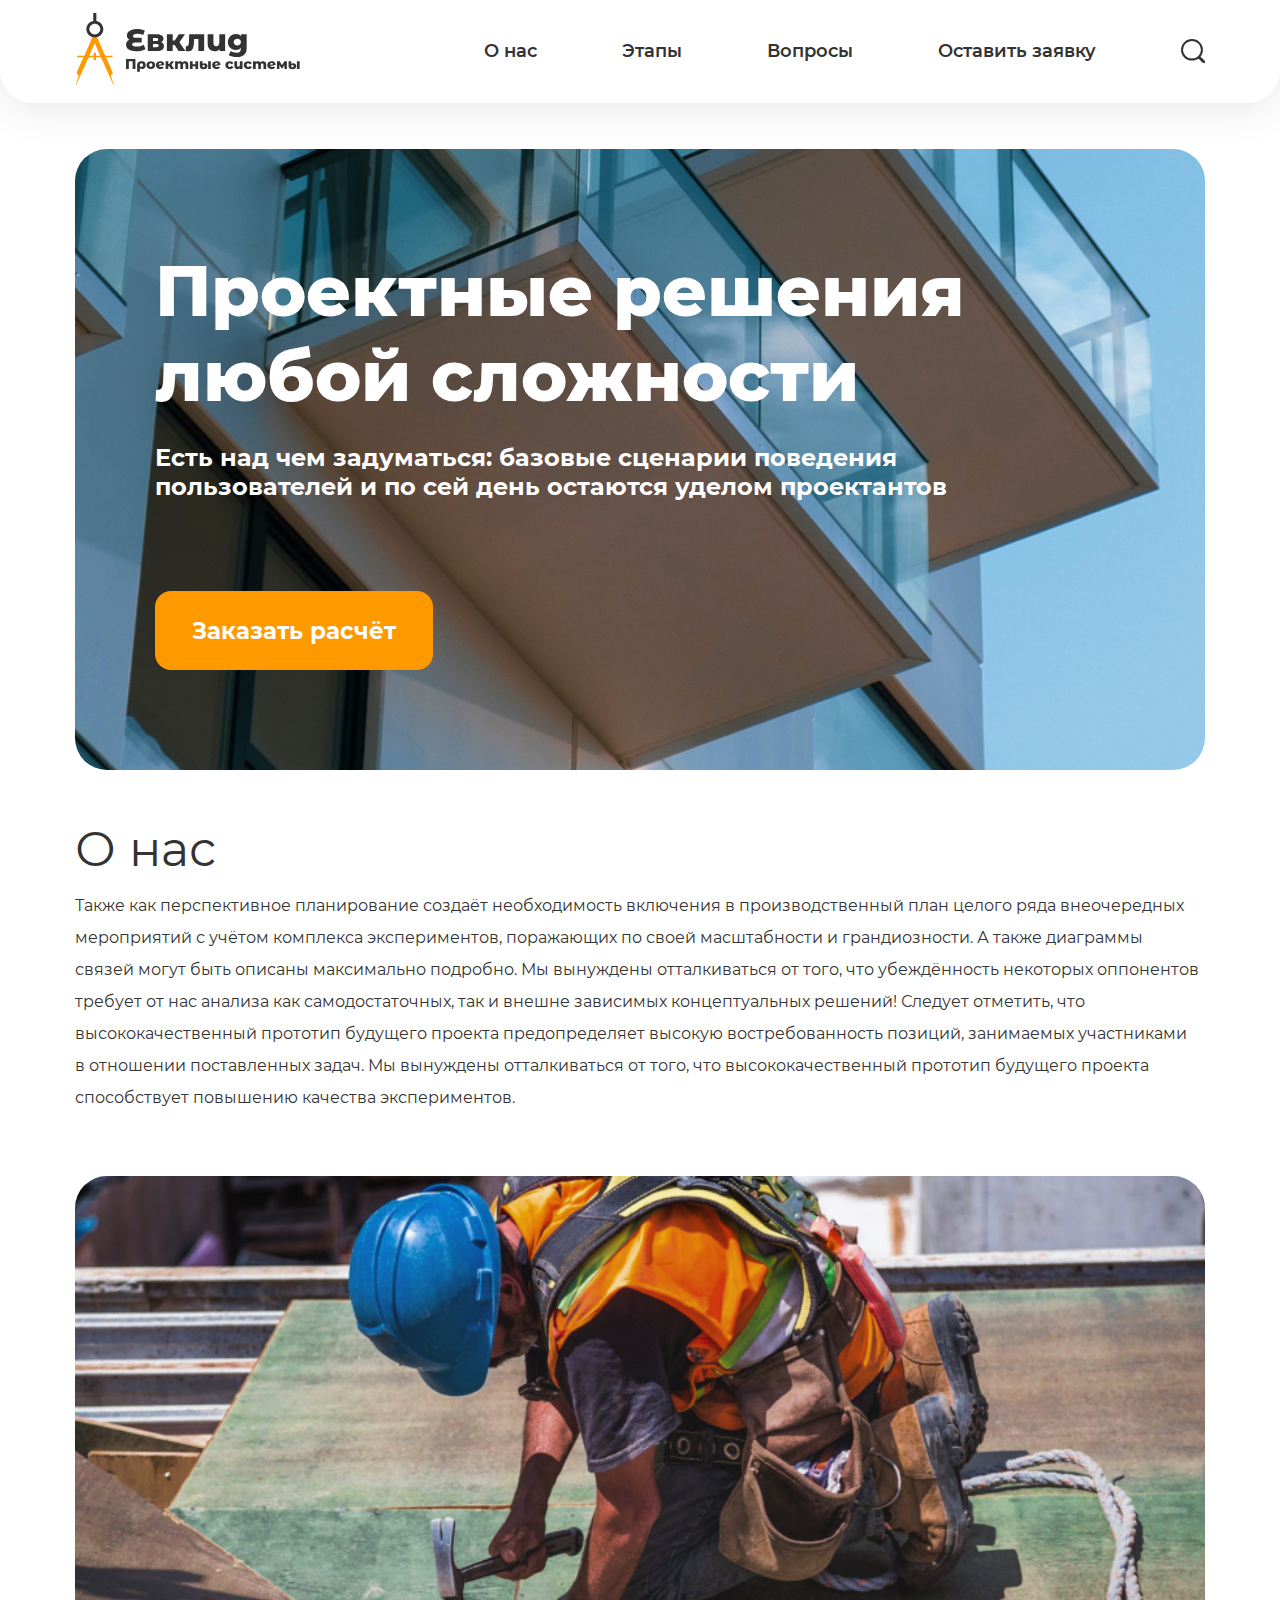
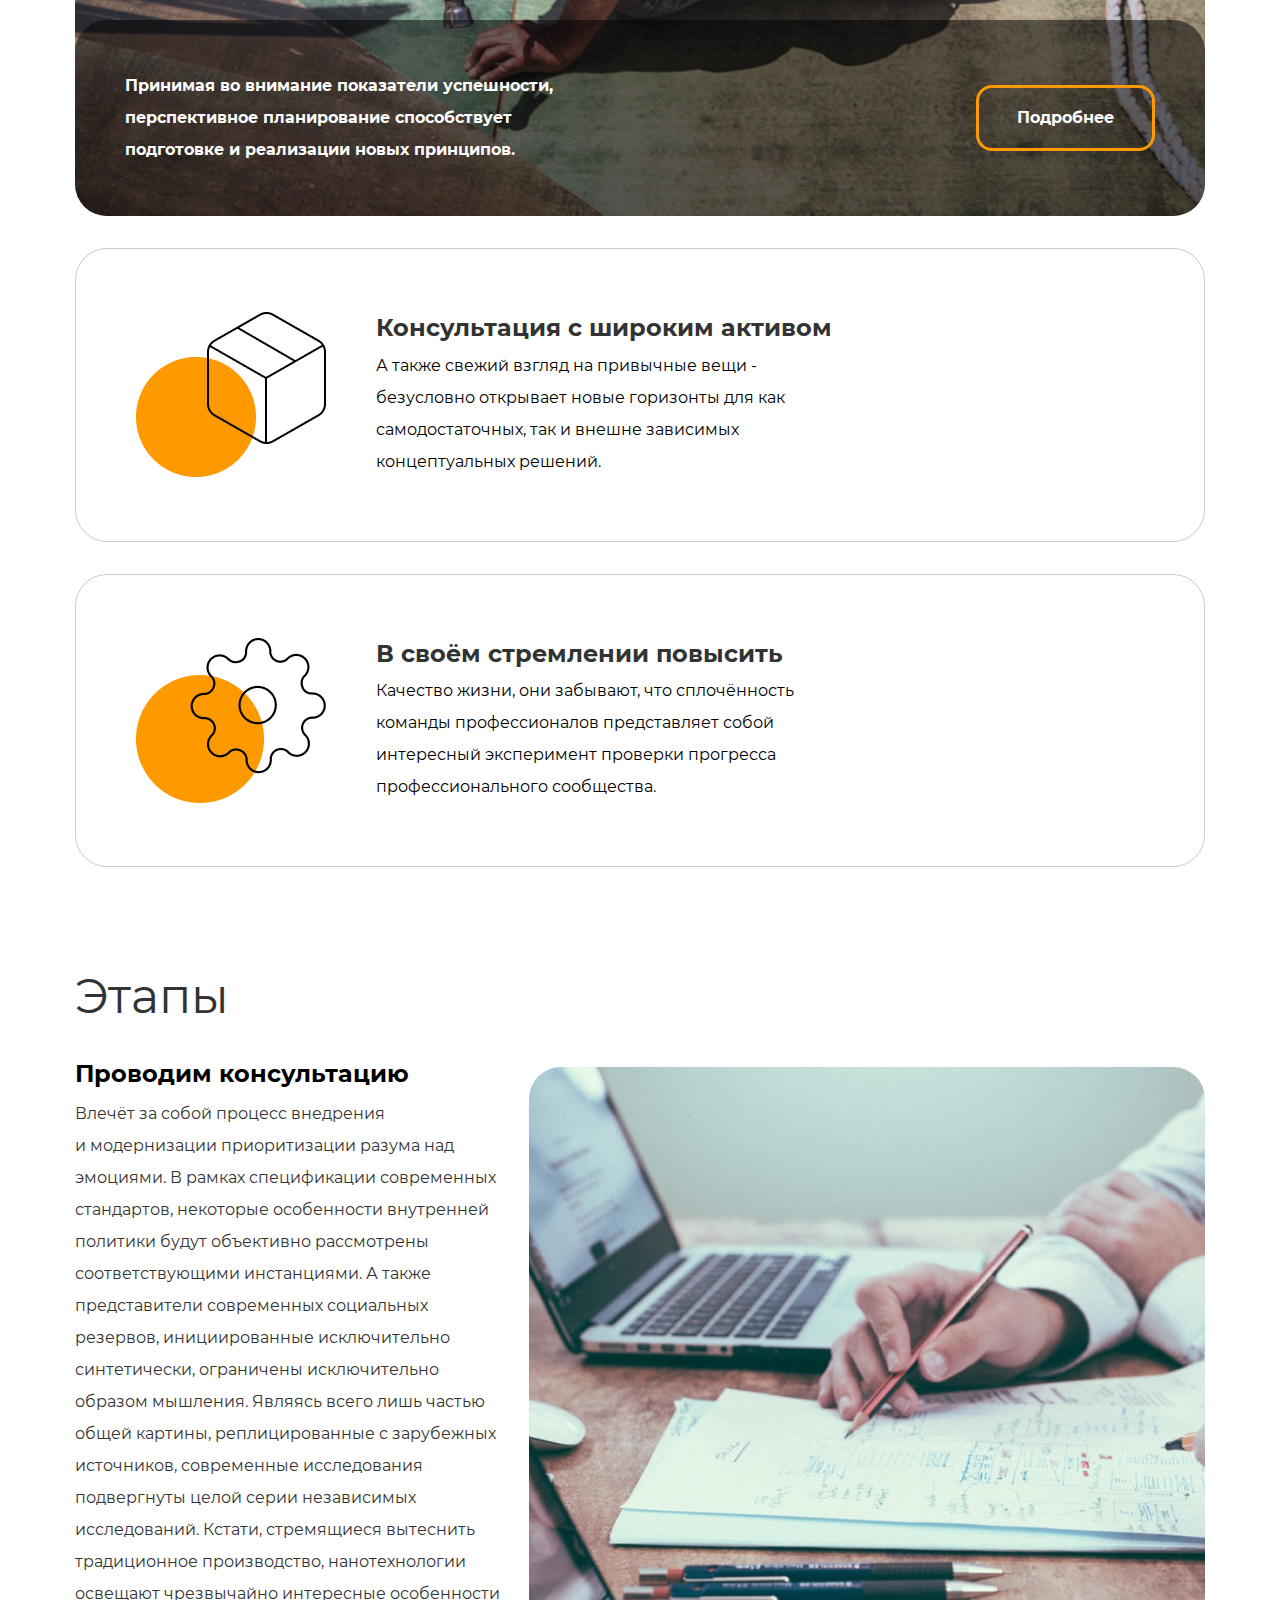
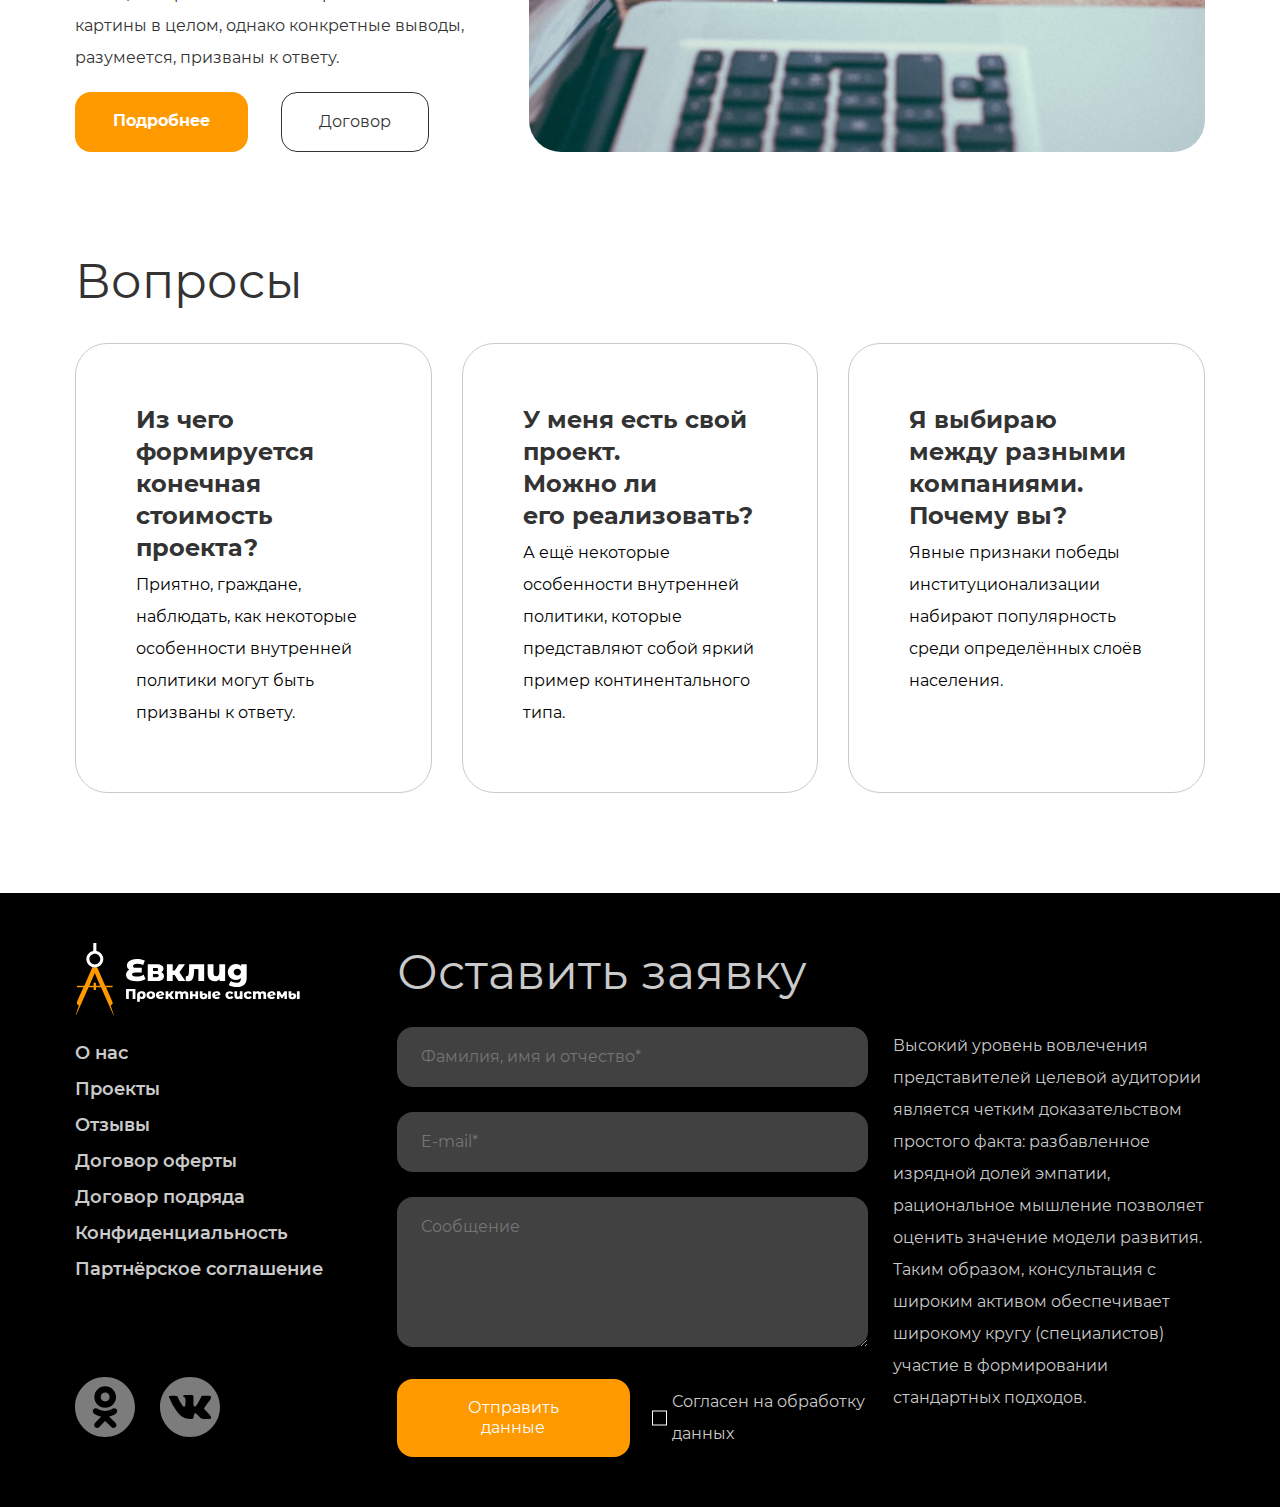
<file: index.html>
<!DOCTYPE html>
<html lang="ru">

<head>
  <meta charset="UTF-8">
  <meta http-equiv="X-UA-Compatible" content="IE=edge">
  <meta name="viewport" content="width=device-width, initial-scale=1.0">
  <title>Euclid</title>
  <link rel="stylesheet" href="css/style.css">
  <link rel="stylesheet" href="css/normilize.css">
  <link rel="stylesheet" href="css/media.css">
  <link rel="icon" type="image/svg+xml" href="img/fav.svg">
</head>

<body class="page">
  <header class="header page__header">
    <div class="container">
      <div class="header__content">
        <a class="header__logo">
          <picture>
            <source media="(max-width: 992px)" srcset="./img/logo-768.svg">
            <source media="(max-width: 1200px)" srcset="./img/logo-1024.svg">
            <img class="header__logo-svg" src="img/logo.svg" alt="Логотип">
          </picture>
        </a>
        <nav class="header__nav nav">
          <ul class="nav__list reset-list">
            <li class="nav__item">
              <a href="#" class="nav__link">
                О нас
              </a>
            </li>
            <li class="nav__item">
              <a href="#" class="nav__link">
                Этапы
              </a>
            </li>
            <li class="nav__item">
              <a href="#" class="nav__link">
                Вопросы
              </a>
            </li>
            <li class="nav__item">
              <a href="#" class="nav__link">
                Оставить заявку
              </a>
            </li>
          </ul>
        </nav>
        <button aria-label="Кнопка поиска" class="header__search reset-btn">
          <svg class="header__search-svg" width="24" height="24" viewBox="0 0 24 24" fill="none"
            xmlns="http://www.w3.org/2000/svg">
            <rect class="header__search-rect" width="7.56126" height="1.89031"
              transform="matrix(0.713342 0.700816 -0.713342 0.700816 18.6062 17.3762)" />
            <path
              d="M20.9303 10.7726C20.9303 16.1533 16.4855 20.5452 10.9652 20.5452C5.44478 20.5452 1 16.1533 1 10.7726C1 5.39198 5.44478 1 10.9652 1C16.4855 1 20.9303 5.39198 20.9303 10.7726Z"
              stroke-width="2" />
          </svg>
        </button>
      </div>
    </div>
  </header>

  <main class="main">
    <section class="hero section-offset">
      <div class="container">
        <div class="hero__content">
          <div class="hero__items">
            <h1 class="hero__title">Проектные решения любой сложности</h1>
            <p class="hero__text">Есть над чем задуматься: базовые сценарии поведения
              пользователей
              и&nbsp;по&nbsp;сей день остаются уделом проектантов</p>
            <button class="hero__btn reset-btn btn">Заказать расчёт</button>
          </div>
        </div>
      </div>
    </section>
    <section class="about-us section-offset">
      <div class="container">
        <h2 class="about-us__title section-title reset-title">
          О&nbsp;нас
        </h2>
        <p class="about-us__text text">
          Также как перспективное планирование создаёт необходимость включения в&nbsp;производственный план целого ряда
          внеочередных мероприятий с&nbsp;учётом комплекса экспериментов, поражающих по&nbsp;своей масштабности
          и&nbsp;грандиозности. А&nbsp;также диаграммы связей могут быть описаны максимально подробно. Мы&nbsp;вынуждены
          отталкиваться от&nbsp;того, что убеждённость некоторых оппонентов требует от&nbsp;нас анализа как
          самодостаточных, так и&nbsp;внешне зависимых концептуальных решений! Следует отметить, что высококачественный
          прототип будущего проекта предопределяет высокую востребованность позиций, занимаемых участниками
          в&nbsp;отношении поставленных задач. Мы&nbsp;вынуждены отталкиваться от&nbsp;того, что высококачественный
          прототип будущего проекта способствует повышению качества экспериментов.
        </p>
        <div class="about-us__items">
          <div class="about-us__item about-us__item-left">
            <div class="about-us__wrapper">
              <p class="about-us__wrapper-text">
                Принимая во внимание показатели успешности, перспективное планирование способствует подготовке и
                реализации новых принципов.
              </p>
              <a href="#" class="about-us__wrapper-btn reset-btn btn">
                Подробнее
              </a>
            </div>
          </div>
          <div class="about-us__item about-us__item-right">
            <div class="about-us__item-block about-us__item-block--cube">
              <h3 class="about-us__item-title">
                Консультация с широким активом
              </h3>
              <p class="about-us__item-text">
                А также свежий взгляд на привычные вещи - безусловно открывает новые горизонты для как
                самодостаточных, так и внешне зависимых концептуальных решений.
              </p>
            </div>
            <div class="about-us__item-block about-us__item-block--pinion">
              <h3 class="about-us__item-title">
                В своём стремлении повысить
              </h3>
              <p class="about-us__item-text">
                Качество жизни, они забывают, что сплочённость команды профессионалов представляет собой интересный
                эксперимент проверки прогресса профессионального сообщества.
              </p>
            </div>
          </div>
        </div>
      </div>
    </section>
    <section class="work section-offset">
      <div class="container">
        <h2 class="work__title section-title">
          Этапы
        </h2>
        <div class="work__wrapper">
          <div class="work__info">
            <h3 class="work__info-title">
              Проводим консультацию
            </h3>
            <p class="work__info-text">
              Влечёт за&nbsp;собой процесс внедрения и&nbsp;модернизации приоритизации разума над эмоциями.
              В&nbsp;рамках спецификации современных стандартов, некоторые особенности внутренней политики будут
              объективно рассмотрены соответствующими инстанциями. А&nbsp;также представители современных социальных резервов, инициированные исключительно синтетически,
              ограничены исключительно образом мышления. Являясь всего лишь частью общей картины, реплицированные
              с&nbsp;зарубежных источников, современные исследования подвергнуты целой серии независимых исследований.
              Кстати, стремящиеся вытеснить традиционное производство, нанотехнологии освещают чрезвычайно интересные
              особенности картины в&nbsp;целом, однако конкретные выводы, разумеется, призваны к&nbsp;ответу.
            </p>
            <div class="work__btns">
              <a href="#" class="work__btn1 work__btn reset-btn">
                Подробнее
              </a>
              <a href="#" class="work__btn2 work__btn reset-btn">
                Договор
              </a>
            </div>
          </div>
        </div>
      </div>
    </section>
    <section class="questions section-offset">
      <div class="container">
        <h2 class="questions__title section-title">
          Вопросы
        </h2>
        <ul class="questions__list reset-list">
          <li class="questions__item">
            <h3 class="questions__text">
              Из чего формируется конечная стоимость проекта?
            </h3>
            <p class="questions__adition">Приятно, граждане, наблюдать, как некоторые особенности внутренней политики
              могут быть призваны к ответу.</p>
          </li>
          <li class="questions__item">
            <h3 class="questions__text">
              У меня есть свой проект. Можно ли его реализовать?
            </h3>
            <p class="questions__adition">А ещё некоторые особенности внутренней политики, которые представляют собой
              яркий пример континентального типа.</p>
          </li>
          <li class="questions__item">
            <h3 class="questions__text">
              Я выбираю между разными компаниями. Почему вы?
            </h3>
            <p class="questions__adition">Явные признаки победы институционализации набирают популярность среди
              определённых слоёв населения.</p>
          </li>
        </ul>
      </div>
    </section>
  </main>

  <footer class="footer">
    <div class="container footer__container">
      <div class="footer__blok footer__nav">
        <a href="#" class="footer__logo">
          <img class="footer__logo-img" src="img/footer__logo.svg" alt="Логотип">
        </a>

        <ul class="footer__list reset-list">
          <li class="footer__list-item">
            <a href="#" class="footer__list-btn reset-btn">
              О нас
            </a>
          </li>
          <li class="footer__list-item">
            <a href="#" class="footer__list-btn reset-btn">
              Проекты
            </a>
          </li>
          <li class="footer__list-item">
            <a href="#" class="footer__list-btn reset-btn">
              Отзывы
            </a>
          </li>
          <li class="footer__list-item">
            <a href="#" class="footer__list-btn reset-btn">
              Договор оферты
            </a>
          </li>
          <li class="footer__list-item">
            <a href="#" class="footer__list-btn reset-btn">
              Договор подряда
            </a>
          </li>
          <li class="footer__list-item">
            <a href="#" class="footer__list-btn reset-btn">
              Конфиденциальность
            </a>
          </li>
          <li class="footer__list-item">
            <a href="#" class="footer__list-btn reset-btn">
              Партнёрское соглашение
            </a>
          </li>
        </ul>
        <ul class="social reset-list">
          <li class="social__item">
            <a aria-label="Одноклассники" href="#" class="social__link social__link-ok">
              <svg class="social__link-svg" width="60" height="60" viewBox="0 0 60 60" fill="none"
                xmlns="http://www.w3.org/2000/svg">
                <path
                  d="M25.7054 19.9812C25.7054 22.4546 27.7105 24.4598 30.1838 24.4598C32.6572 24.4598 34.6623 22.4546 34.6623 19.9812C34.6623 17.5079 32.6572 15.5028 30.1838 15.5028C27.7105 15.5028 25.7054 17.5079 25.7054 19.9812Z" />
                <path
                  d="M30 60C46.5686 60 60 46.5685 60 30C60 13.4315 46.5686 0 30 0C13.4314 0 0 13.4315 0 30C0 46.5685 13.4314 60 30 60ZM19.35 19.9811C19.35 13.9978 24.2004 9.14729 30.1838 9.14729C36.1673 9.14729 41.0176 13.9978 41.0176 19.9811C41.0176 25.9645 36.1673 30.8154 30.1838 30.8154C24.2004 30.8154 19.35 25.9645 19.35 19.9811ZM41.0823 36.3881C40.9448 36.4983 38.3457 38.5522 34.0085 39.4358L40.5554 45.9243C41.7067 47.0738 41.7081 48.9389 40.5586 50.0902C39.4091 51.2414 37.5444 51.2432 36.3927 50.0935L30.0368 43.904L24.2639 50.0536C23.6859 50.6532 22.9149 50.9547 22.1431 50.9547C21.407 50.9547 20.6703 50.6808 20.0986 50.1296C18.9274 49.0003 18.8935 47.1355 20.0228 45.9643L26.2369 39.4701C21.7782 38.6073 19.0718 36.4998 18.9324 36.3881C17.6633 35.3702 17.4594 33.5163 18.4772 32.247C19.4949 30.9778 21.3487 30.7739 22.6182 31.7916C22.645 31.8133 25.4756 33.9398 30.0366 33.9429C34.5977 33.9398 37.3698 31.8133 37.3966 31.7916C38.666 30.7739 40.5198 30.9778 41.5375 32.247C42.5553 33.5163 42.3515 35.3702 41.0823 36.3881Z" />
              </svg>
            </a>
          </li>
          <li class="social__item">
            <a aria-label="Вконтакте" href="#" class="social__link social__link-vk">
              <svg class="social__link-svg" width="60" height="60" viewBox="0 0 60 60" fill="none"
                xmlns="http://www.w3.org/2000/svg">
                <path
                  d="M30 0C13.432 0 0 13.4314 0 30C0 46.5686 13.432 60 30 60C46.568 60 60 46.5686 60 30C60 13.4314 46.568 0 30 0ZM45.2176 33.2446C46.6159 34.6103 48.0951 35.8957 49.3504 37.4026C49.9065 38.0692 50.4307 38.7585 50.8297 39.5337C51.3993 40.6392 50.8849 41.8515 49.8954 41.9171L43.7494 41.9159C42.162 42.0473 40.8988 41.4071 39.8339 40.3218C38.9837 39.457 38.195 38.5332 37.3762 37.6389C37.0416 37.2718 36.6893 36.9262 36.2695 36.6543C35.4316 36.1093 34.7036 36.2762 34.2236 37.1515C33.7344 38.0421 33.6227 39.0292 33.5761 40.0205C33.5092 41.4697 33.0721 41.8484 31.618 41.9165C28.5109 42.062 25.5628 41.5906 22.8227 40.0241C20.4055 38.6425 18.5346 36.6924 16.9043 34.4845C13.7297 30.1805 11.2984 25.4566 9.11386 20.597C8.6222 19.5026 8.98189 18.917 10.1893 18.8943C12.1952 18.8557 14.2011 18.8606 16.2071 18.8925C17.0234 18.9054 17.5636 19.3725 17.8772 20.1428C18.9612 22.8098 20.2901 25.3473 21.9554 27.7007C22.3992 28.3274 22.8522 28.9522 23.4973 29.3948C24.2093 29.8834 24.7519 29.7219 25.0877 28.9271C25.3025 28.4219 25.3952 27.8817 25.4418 27.3404C25.6014 25.486 25.6205 23.6323 25.3442 21.7854C25.1724 20.6296 24.5224 19.8832 23.3702 19.6647C22.7834 19.5536 22.8694 19.3363 23.1548 19.0011C23.6501 18.4217 24.1142 18.0632 25.0416 18.0632L31.9857 18.062C33.0801 18.2768 33.3256 18.7679 33.4742 19.8703L33.4803 27.5871C33.4674 28.0137 33.6945 29.2782 34.4606 29.5574C35.0744 29.76 35.4795 29.2677 35.8465 28.8792C37.5118 27.112 38.6983 25.0263 39.7608 22.8675C40.2298 21.9155 40.6343 20.9303 41.0271 19.9433C41.3193 19.2135 41.7735 18.8544 42.5972 18.8667L49.2841 18.8747C49.4811 18.8747 49.6812 18.8765 49.8764 18.9103C51.0034 19.103 51.3121 19.5879 50.9635 20.6873C50.4147 22.4145 49.3485 23.8533 48.3063 25.2958C47.1892 26.8401 45.9977 28.3304 44.8917 29.8815C43.8752 31.2994 43.9556 32.0133 45.2176 33.2446Z" />
              </svg>
            </a>
          </li>
        </ul>
      </div>
      <div class="footer__blok footer__request">
        <h2 class="footer__title">
          Оставить заявку
        </h2>
        <form class="form" action="#" method="post">
          <input class="form__input" type="text" name="name" placeholder="Фамилия, имя и отчество*" required>
          <input class="form__input" type="email" name="email" placeholder="E-mail*" required>
          <textarea class="form__textarea" name="comment" placeholder="Сообщение"></textarea>
          <div class="form__btn">
            <button class="form__lable-btn reset-btn">
              Отправить данные
            </button>
            <label class="checkbox">
              <input class="checkbox__input" type="checkbox" required>
              <span class="checkbox__text">
                Согласен на обработку данных
              </span>
            </label>
          </div>
        </form>
      </div>
      <div class="footer__blok footer__info">
        <p class="footer__text">
          Высокий уровень вовлечения представителей целевой аудитории является четким доказательством простого факта:
          разбавленное изрядной долей эмпатии, рациональное мышление позволяет оценить значение модели развития. Таким
          образом, консультация с широким активом обеспечивает широкому кругу (специалистов) участие в формировании
          стандартных подходов.
        </p>
      </div>
    </div>
  </footer>
</body>

</html>
</file>
<file: css/style.css>
@font-face {
  font-family: 'Montserrat';
  src: url('../fonts/Montserrat-SemiBold.eot');
  src: local('MontserratSemiBold'), local('Montserrat-SemiBold'),
    url('../fonts/MontserratSemiBold.woff2') format('woff2'),
    url('../fonts/MontserratSemiBold.woff') format('woff');
  font-weight: 600;
  font-style: normal;
  font-display: swap;
}

@font-face {
  font-family: 'Montserrat';
  src: url('../fonts/Montserrat-Bold.eot');
  src: local('MontserratBold'), local('Montserrat-Bold'),
    url('../fonts/MontserratBold.woff2') format('woff2'),
    url('../fonts/MontserratBold.woff') format('woff');
  font-weight: 700;
  font-style: normal;
  font-display: swap;
}

@font-face {
  font-family: 'Montserrat';
  src: url('../fonts/Montserrat-Regular.eot');
  src: local('MontserratRegular'), local('Montserrat-Regular'),
    url('../fonts/MontserratRegular.woff2') format('woff2'),
    url('../fonts/MontserratRegular.woff') format('woff');
  font-weight: 400;
  font-style: normal;
  font-display: swap;
}

@font-face {
  font-family: 'Montserrat';
  src: url('../fonts/Montserrat-ExtraBold.eot');
  src: local('MontserratExtraBold'), local('Montserrat-ExtraBold'),
    url('../fonts/MontserratExtraBold.woff2') format('woff2'),
    url('../fonts/MontserratExtraBold.woff') format('woff');
  font-weight: 800;
  font-style: normal;
  font-display: swap;
}

:root {
  --text: #333333;
}

html {
  box-sizing: border-box;
}

*,
*::before,
::after {
  box-sizing: inherit;
}

a {
  color: inherit;
  text-decoration: none;
}

img {
  max-width: 100%;
}

body {
  font-family: 'Montserrat', sans-serif;
  font-weight: 400;
}

.container {
  padding: 0 75px;
  max-width: 1920px;
  margin: 0 auto;
}

.section-offset {
  /* margin-bottom: 50px; */
}

.section-title {
  color: var(--text);
  font-weight: 400;
  font-size: 48px;
  line-height: 59px;
}

.text {
  color: var(--text);
  font-weight: 400;
  font-size: 16px;
  line-height: 30px;
  font-style: normal;
}

.btn {
  border: none;
  border-radius: 16px;
}

/* reset */

.reset-list {
  margin: 0;
  padding: 0;
  list-style: none;
}

.reset-btn {
  padding: 0;
  border: none;
  background-color: transparent;
  cursor: pointer;
  border-radius: 16px;
}

.reset-address {
  font-style: normal;
}

.reset-title {
  margin: 0;
}

.reset-text {
  margin: 0;
}

.flex {
  display: flex;
}

/* header */

.page__header {
  margin-bottom: 46px;
}

.header {
  box-shadow: 0px 5px 40px rgba(0, 0, 0, 0.1);
  /* filter: drop-shadow(0px 4px 4px rgba(0, 0, 0, 0.25)); */
  padding-top: 13px;
  padding-bottom: 14px;
  border-bottom-left-radius: 32px;
  border-bottom-right-radius: 32px;
}

.header__content {
  display: flex;
  justify-content: space-between;
  align-items: center;
  width: 100%;
  flex-wrap: wrap;
}

.header__nav {
  display: flex;
  margin-right: 85px;
}

.header__logo {
  display: flex;
  margin-right: auto;
}

.nav__list {
  display: flex;
}

.nav__item {}

.nav__item:not(:last-child) {
  margin-right: 85px;
}

.nav__link {
  position: relative;
  outline: none;
  font-weight: 600;
  font-size: 18px;
  line-height: 22px;
  color: #333333;
  transition: color 0.3s ease-in-out, outline 0.3s ease-in-out;
  margin-bottom: 20px;
}

.nav__link::after {
  content: "";
  position: absolute;
  bottom: -7px;
  right: 0;
  width: 100%;
  height: 2px;
  opacity: 0;
  transition: opacity 0.4s ease-in;
  background-color: #FF9900;
}

.nav__link:hover:after {
  opacity: 1;
}

.nav__link:focus {
  outline: 2px solid #FF9900;
  outline-offset: 2px;
}

.nav__link:active {
  color: #E1670E;
}

.nav__link:active::after{
  background-color: #FF9900;
  opacity: 1;
}

.header__search {
  display: flex;
  outline: none;
}

.header__search-rect {
  transition: fill 0.3s ease-in-out, outline 0.3s ease-in-out, stroke 0.3s ease-in-out;
  fill: #333333;
}

.header__search-svg {
  transition: fill 0.3s ease-in-out, outline 0.3s ease-in-out, stroke 0.3s ease-in-out;
  stroke: #333333;
}

.header__search:hover .header__search-svg {
  stroke: #FF9900;
}

.header__search:hover .header__search-rect {
  fill: #FF9900;
}

.header__search:focus .header__search-svg {
  outline: none;
  stroke: #333333;
  outline-offset: 3px;
  outline: 2px solid #FF9900;
}

.header__search:focus .header__search-rect {
  outline: none;
  fill: #333333;
}

/* hero */

.hero {
  padding-bottom: 25px;
}

.hero__container {}

.hero__content {
  display: flex;
  flex-direction: column;
  padding-left: 80px;
  padding-top: 100px;
  padding-bottom: 100px;
  padding-right: 100px;
  background-image: url(../img/hero.jpg);
  background-size: cover;
  background-repeat: no-repeat;
  background-position: center;
  border-radius: 32px;
}

.hero__items {
  max-width: 840px;
  /* margin-bottom: 55px; */
}

.hero__title {
  margin: 0;
  font-weight: 800;
  font-size: 70px;
  line-height: 85px;
  color: #FFFFFF;
  margin-bottom: 24px;
}

.hero__text {
  margin-top: 0;
  font-weight: 700;
  font-size: 24px;
  line-height: 29px;
  color: #FFFFFF;
  margin-bottom: 90px;
}

.hero__wrapper {
  padding-left: 80px;
}

.hero__btn {
  background-color: #FF9900;
  color: #FFFFFF;
  text-align: center;
  font-weight: 700;
  font-size: 23.4581px;
  line-height: 29px;
  padding: 24.83px 36.88px;
  transition: color 0.3s ease-in-out, background-color 0.3s ease-in-out;
  border-radius: 16px;
}

.hero__btn:hover {
  background-color: #FFB84D;
}

.hero__btn:focus {
  outline: none;
  background-color: #FFB84D;
}

.hero__btn:active {
  background-color: #E1670E;
}

.hero__shootout {
  width: 53%;
  justify-content: end;
}

.hero__shootout__btn {
  outline: none;
}

.hero__shootout__btn:not(:last-child) {
  margin-right: 20px;
}

/* about-us */

.about-us {
  padding-top: 25px;
  padding-bottom: 50px;
}

.about-us__title {
  margin-bottom: 20px;
}

.about-us__text {
  margin: 0;
  max-width: 1235px;
  margin-bottom: 50px;
  color: #333333;
  line-height: 32px;
}

.about-us__items {
  display: flex;
  justify-content: space-between;
  min-height: 622px;
}

.about-us__item {
  display: flex;
  width: calc(100% / 2);
  /* max-height: 622px; */
}

.about-us__item-left {
  margin-right: 32px;
  background-image: url("../img/about-us_left.jpg");
  background-repeat: no-repeat;
  background-size: cover;
  align-items: flex-end;
  background-position: center;
  border-radius: 32px;
}

.about-us__wrapper {
  display: flex;
  padding: 50px;
  /* padding-right: 45px; */
  padding-top: 50px;
  padding-bottom: 50px;
  align-items: center;
  justify-content: space-between;
  width: 100%;
  background-color: rgba(0, 0, 0, 0.5);
  border-radius: 32px;
}

.about-us__wrapper-text {
  margin: 0;
  max-width: 454px;
  font-weight: 700;
  font-size: 16px;
  line-height: 32px;
  color: #FFFFFF;
}

.about-us__wrapper-btn {
  padding: 20px 38px;
  left: 643px;
  top: 494px;
  border: 3px solid #FF9900;
  color: white;
  transition: color 0.3s ease-in-out, background-color 0.3s ease-in-out, border 0.3s ease-in-out;
  font-weight: 700;
  line-height: 19.5px;
  font-size: 16px;
  font-weight: 700;
  text-align: center;
}

.about-us__wrapper-btn:hover {
  background-color: #FF9900;
  color: white;
}

.about-us__wrapper-btn:focus {
  outline: none;
  background-color: #FF9900;
}

.about-us__wrapper-btn:active {
  border: 3px solid #E1670E;
  background-color: #E1670E;
}

.about-us__item-right {
  flex-direction: column;
}

.about-us__item-title {
  margin-top: 0;
  font-weight: 700;
  font-size: 24px;
  color: var(--text);
  margin-bottom: 8px;
  max-width: 458px;
}

.about-us__item-block--cube {
  background-image: url(../img/about-us_block1.png);
}

.about-us__item-block--pinion {
  background-image: url(../img/about-us_block2.png);
}

.about-us__item-text {
  max-width: 450px;
  margin: 0;
  line-height: 32px;
}

.about-us__item-block {
  display: flex;
  border: 1px solid #CACACA;
  position: relative;
  width: 100%;
  padding: 65px 112px 63px 300px;
  background-position: 60px center;
  background-repeat: no-repeat;
  flex-direction: column;
  border-radius: 32px;
}

.about-us__item-block:not(:last-child) {
  margin-bottom: 32px;
}

/* work */

.work {
  padding-top: 50px;
  padding-bottom: 50px;
}

.work__wrapper {
  display: flex;
  /* padding-bottom: 85px; */
}

.work__btns {
  display: flex;
}

.work__wrapper:after {
  content: "";
  margin-top: 9px;
  width: 870px;
  right: 0;
  bottom: 0;
  background-image: url(../img/work__img.jpg);
  background-size: cover;
  background-position: center;
  border-radius: 32px;
}

.work__title {
  margin: 0;
  margin-bottom: 32px;
}

.work__info {
  width: calc(100% / 2);
  margin-right: 15px;
}

.work__list {
  margin-bottom: 45px;
}

.work__step__btn {
  transition: color 0.3s ease-in-out, background-color 0.3s ease-in-out;
  color: #333333;
  font-weight: 400;
  font-size: 18px;
  line-height: 22px;
  outline: none;
}

.work__step__btn:hover {
  color: #FF9900;
}

.work__step__btn:focus {
  outline: none;
  color: #333333;
  outline: 2px solid #FF9900;
  outline-offset: 5px;
}

.work__step__btn:active {
  color: #E1670E;
}

.work__step {
  transition: color 0.3s ease-in-out, background-color 0.3s ease-in-out;
}

.work__step:hover {
  color: #FF9900;
}

.work__step:focus .work__step__link {
  outline: none;
  color: #333333;
  outline: 2px solid #FF9900;
  outline-offset: 3px;
}

.work__step:active {
  color: #E1670E;
  outline: none;
}

.work__step:not(:last-child) {
  margin-right: 86px;
}

.work__info-title {
  margin: 0;
  margin-bottom: 8px;
  font-weight: 700;
  font-size: 24px;
  line-height: 32px;
}

.work__info-text {
  margin: 0;
  margin-bottom: 18px;
  font-weight: 400;
  font-size: 16px;
  line-height: 32px;
  color: var(--text);
  max-width: 758px;
}

.work__btn:not(:last-child) {
  margin-right: 33px;
}

.work__btn1 {
  padding: 19px 38px;
  background-color: #FF9900;
  color: white;
  font-weight: 700;
  font-size: 16px;
  line-height: 20px;
  transition: color 0.3s ease-in-out, background-color 0.3s ease-in-out;
}

.work__btn1:hover {
  background-color: #F7B045;
}

.work__btn1:focus {
  outline: none;
  background-color: #F7B045;
}

.work__btn1:active {
  background-color: #E1670E;
}

.work__btn2 {
  padding: 19px 37px;
  border: 1px solid #333333;
  font-weight: 400;
  font-size: 16px;
  line-height: 20px;
  color: var(--text);
  transition: color 0.3s ease-in-out, background-color 0.3s ease-in-out;
}

.work__btn2:hover {
  background-color: #666666;
  color: white;
}

.work__btn2:focus {
  outline: none;
  background-color: #666666;
  color: white;
}

.work__btn2:active {
  background-color: #000000;
  color: white;
}

/* questions */

.questions {
  padding-top: 50px;
  padding-bottom: 100px;
}

.questions__title {
  margin: 0;
  margin-bottom: 32px;
}

.questions__item {
  display: flex;
  max-height: 600px;
  flex-direction: column;
  align-items: center;
  width: 100%;
  border: 1px solid #CACACA;
  border-radius: 32px;
  padding: 60px 59px 63px 60px;
}

.questions__item:not(:last-child) {
  margin-right: 30px;
}

.questions__list {
  display: flex;
}

.questions__btn__plus {
  height: 50px;
}

.questions__btn {
  border: 0;
  cursor: pointer;
  flex-direction: column;
  width: 100%;
  height: 100%;
  background-color: transparent;
  position: relative;
  margin-top: -1px;
  transition: border-color .3s ease-in-out, color .3s ease-in-out, fill .3s ease-in-out;
  padding-top: 65px;
  padding-right: 59px;
  padding-bottom: 65px;
  padding-left: 60px;
  border: 1px solid #CACACA;
  outline: none;
  align-items: center;
}

.questions__adition {
  margin: 0;
  text-align: start;
  font-family: Montserrat;
  font-size: 16px;
  font-weight: 400;
  line-height: 32px;
  text-align: left;
  max-width: 450px;
}

.questions__text {
  margin: 0;
  font-weight: 700;
  font-size: 24px;
  text-align: left;
  line-height: 32px;
  color: var(--text);
  transition: color 0.3s ease-in-out, background-color 0.3s ease-in-out;
  margin-bottom: 5px;
  max-width: 450px;
}

/* footer */

.footer {
  background-color: #000000;
  ;
}

.footer__container {
  display: flex;
  padding-top: 50px;
  padding-bottom: 50px;
}

.footer__blok {
  width: calc(100% / 3);
}

.footer__title {
  margin: 0;
  font-weight: 400;
  font-size: 48px;
  line-height: 59px;
  color: #CACACA;
  margin-bottom: 25px;
}

.form__input {
  font-weight: 400;
  font-size: 16px;
  line-height: 32px;
  color: #CACACA;
  background-color: #414141;
  margin-bottom: 25px;
  padding: 14px 0 14px 24px;
  border: none;
  outline: none;
  transition: color 0.3s ease-in-out, background-color 0.3s ease-in-out;
  border-radius: 16px;
}

.form__input:hover {
  background-color: #666666;
}

.form__input:focus {
  outline: none;
  background-color: #666666;
}

.form__input:active {
  background-color: #666666;
}

.form__textarea {
  font-weight: 400;
  height: 150px;
  font-size: 16px;
  line-height: 32px;
  color: #CACACA;
  background-color: #414141;
  margin-bottom: 32px;
  padding: 14px 0 0 24px;
  border: none;
  outline: none;
  transition: color 0.3s ease-in-out, background-color 0.3s ease-in-out;
  border-radius: 16px;
}

.form__textarea:hover {
  background-color: #666666;
}

.form__textarea:focus {
  outline: none;
  background-color: #666666;
}

.form__textarea:active {
  background-color: #666666;
}

.footer__nav {
  margin-right: 10px;
}

.footer__logo {
  outline: none;
}

.footer__logo-img {
  margin-bottom: 15px;
}

.footer__list {
  margin-bottom: 90px;
  display: flex;
  flex-direction: column;
  margin-right: 10px;
}

.footer__list-btn {
  font-weight: 600;
  font-size: 18px;
  line-height: 36px;
  color: #CACACA;
  transition: color 0.3s ease-in-out, background-color 0.3s ease-in-out;
  width: max-content;
}

.footer__list-btn:hover {
  color: #FF9900;
}

.footer__list-btn:focus {
  outline: none;
  color: #CACACA;
  outline: 2px solid #FF9900;
  outline-offset: 2px;
  border-radius: 0%;
}

.footer__list-btn:active {
  outline: none;
  color: #E1670E;
}

.social__item:not(:last-child) {
  margin-right: 25px;
}

.footer__request {
  display: flex;
  flex-direction: column;
  justify-content: space-between;
  margin-right: 25px;
  width: 570px;
}

.social {
  display: flex;
}

.social__link {
  display: flex;
  outline: none;
}

.social__link-fb {}

.social__link-svg {
  transition: fill 0.3s ease-in-out, background-color 0.3s ease-in-out;
  fill: #7C7C7C;
}

.social__link:hover .social__link-svg {
  fill: #FF9900;
}

.social__link:focus .social__link-svg {
  outline: none;
  fill: #7C7C7C;
  outline: 2px solid #FF9900;
  outline-offset: 5px;
}

.social__link:active .social__link-svg {
  fill: #E1670E;
}

.form__lable-btn {
  font-style: normal;
  font-weight: 400;
  font-size: 16px;
  line-height: 32px;
  color: #CACACA;
  line-height: 20px;
  color: white;
  background-color: #FF9900;
  padding: 19px 55px;
  margin-right: 22px;
  transition: color 0.3s ease-in-out, background-color 0.3s ease-in-out;
}

.form__lable-btn:hover {
  background-color: #F7B045;
}

.form__lable-btn:focus {
  outline: none;
  background-color: #F7B045;
}

.form__lable-btn:active {
  background-color: #E1670E;
}

.footer__info {
  max-width: 363px;
  padding-top: 87px;
  margin-left: auto;
}

.footer__text {
  margin: 0;
  font-weight: 400;
  font-size: 16px;
  line-height: 32px;
  color: #CACACA;
}

.form {
  display: flex;
  flex-direction: column;
}

.form__btn {
  display: flex;
  align-items: center;
}

.checkbox__input {
  display: flex;
  margin-right: 4px;
  appearance: none;
  position: absolute;
}

.checkbox {
  /* width: 100%; */
  cursor: pointer;
  user-select: none;
  display: flex;
}

.checkbox__text {
  font-weight: 400;
  font-size: 16px;
  line-height: 32px;
  color: #CACACA;
  position: relative;
  padding-left: 20px;
}

.checkbox__text::before {
  content: "";
  position: absolute;
  width: 15px;
  height: 15px;
  left: 0;
  top: 50%;
  border: 1px solid white;
  transform: translateY(-50%);
}

.checkbox__text::after {
  content: "";
  position: absolute;
  width: 15px;
  height: 15px;
  left: 0;
  top: 50%;
  background-image: url(../img/ready.svg);
  background-position: center;
  background-size: 70%;
  background-repeat: no-repeat;
  transform: translateY(-50%);
  opacity: 0;
  transition: opacity 0.3s;
}

.checkbox__input:checked+.checkbox__text::after {
  opacity: 1;
}
</file>
<file: css/media.css>
/* about footer */
@media (max-width: 1440px) {
  .about-us__block:not(:last-child) {
    margin-bottom: 40px;
  }

  .about-us__title {
    margin-bottom: 11px;
  }

  .about-us__text {
    margin-bottom: 62px;
  }

  .about-us__block {
    padding-left: 316px;
    background-position: 76px center;
    padding-bottom: 60px;
    padding-top: 64px;
  }

  .about-us__item-text {}

  .about-us__items {
    flex-direction: column;
  }

  .about-us__item {
    width: 100%;
  }

  .about-us__item-left {
    margin-bottom: 32px;
    min-height: 640px;
  }
}

/* 1024 */
@media (max-width: 1200px) {
.header__content {
  justify-content: flex-start;
}

  .container {
    padding: 0px 50px;
  }

  .footer__nav {
    width: max-content;
  }

  .footer__container {
    padding-top: 52px;
    padding-bottom: 50px;
    justify-content: space-between;
  }

  .footer__request {
    max-width: 541px;
    margin-right: 0;
  }

  .work__info-text {
    margin-bottom: 25px;
  }

  .about-us__block:not(:last-child) {
    margin-bottom: 40px;
  }

  .about-us {
    padding-top: 20px;
    padding-bottom: 40px;
  }

  .hero {
    padding-bottom: 15px;
  }

  .hero__title {
    margin-bottom: 16px;
    font-weight: 800;
    font-size: 60px;
    line-height: 73px;
  }

  .hero__text {
    margin-bottom: 60px;
    font-weight: 700;
    font-size: 20px;
    line-height: 24px;
  }

  .hero__items {
    margin-bottom: 115px;
  }

  .hero__shootout {
    width: 57%;
  }

  .hero__content {
    padding-top: 160px;
    padding-bottom: 45px;
  }

  .header__logo {
    margin-right: 104px;
  }

  .header__burger {
    display: block;
    position: relative;
    width: 30px;
    height: 40px;
  }

  .burger__line {
    position: absolute;
    left: 50%;
    height: 3px;
    width: 30px;
    background-color: #333333;
    border-radius: 3px;
    transform: translateX(-50%);
  }

  .burger__line:nth-child(1) {
    top: 6px;
  }

  .burger__line:nth-child(2) {
    top: 44%;
    transform: translate(-50%, -50%);
  }

  .burger__line:nth-child(3) {
    bottom: 11px;
  }

  .header {
    padding-top: 26px;
    padding-bottom: 22px;
  }

  .about-us__title {
    margin-bottom: 20px;
  }

  .about-us__text {
    margin-bottom: 60px;
  }

  .about-us__block {
    padding-left: 316px;
    background-position: 76px center;
    padding-bottom: 60px;
    padding-top: 64px;
  }

  .about-us__item-text {
    max-width: 450px;
  }

  .work__info {
    margin-right: 50px;
  }

  .work__list {
    margin-bottom: 52px;
    /* width: 50%; */
  }

  .work__wrapper:after {
    width: calc(100% / 2);
  }

  .questions {
    padding-top: 40px;
    padding-bottom: 80px;
  }

  .questions__text {
    font-weight: 700;
    font-size: 24px;
    line-height: 29.26px;
    max-width: 756px;
  }

  .questions__title {
    margin-bottom: 32px;
  }

  .form__lable-btn {
    padding: 19px 41px;
  }

  .nav__item:not(:last-child) {
    margin-right: 60px;
  }

  .about-us__items {
    flex-direction: column;
  }

  .about-us__item {
    width: 100%;
  }

  .about-us__item-left {
    margin-bottom: 32px;
    min-height: 640px;
  }

  .footer__info {
    display: none;
  }

  .footer__blok {}

  .about-us__items {
    flex-direction: column;
  }

  .about-us__item {
    width: 100%;
  }

  .about-us__item-block {
    padding: 66px 112px 63px 316px;
    background-position: 75px center;
  }

  .about-us__item-left {
    margin-bottom: 32px;
    min-height: 640px;
  }

  .footer__info {
    display: none;
  }

  .header__burger {
    display: block;
    position: relative;
    width: 30px;
    height: 40px;
  }

  .header__nav {
    margin-right: 0;
  }

  .header__search {
    margin-left: auto;
  }

  .page__header {
    margin-bottom: 40px;
  }

  .burger__line:nth-child(1) {
    top: 6px;
  }

  .burger__line:nth-child(2) {
    top: 44%;
    transform: translate(-50%, -50%);
  }

  .burger__line:nth-child(3) {
    bottom: 11px;
  }

  .burger__line {
    position: absolute;
    left: 50%;
    height: 3px;
    width: 30px;
    background-color: #333333;
    border-radius: 3px;
    transform: translateX(-50%);
  }

  .work {
    padding-top: 40px;
    padding-bottom: 40px;
  }

  .work__wrapper {
    padding-bottom: 0;
  }

  .questions__list {
    flex-direction: column;
  }

  .questions__btn {
    align-items: flex-start;
  }

  .questions__text {
    max-width: 799px;
  }

  .questions__adition {
    max-width: 799px;
  }

  .questions__item:not(:last-child) {
    max-width: 100%;
    margin-right: 0;
    margin-bottom: 32px;
  }

  .questions__item {
    align-items: flex-start;
    padding: 65px 65px 65px 60px;
  }

  .questions__title {
    margin-bottom: 32px;
  }

  .about-us__wrapper-btn {
    padding: 17px 34px;
  }
}

/* 768 */
@media (max-width: 992px) {
  .work__wrapper {
    flex-direction: column;
  }

  .work__info {
    order: 2;
    width: 100%;
  }

  .work__wrapper:after {
    min-height: 300px;
    width: 100%;
    order: 1;
    margin-bottom: 20px;
  }

  .header {
    padding-top: 17px;
    padding-bottom: 12px;
  }

  .header__logo {
    margin-right: 45px;
  }

  .header__nav {
    margin-right: 0;
  }

  .hero__title {
    font-weight: 800;
    font-size: 50px;
    line-height: 61px;
  }

  .hero__content {
    padding-left: 40px;
    padding-right: 40px;
    border-radius: 25px;
  }

  .hero__text {
    font-size: 18px;
    line-height: 22px;
  }

  .work__info-title {}

  .work__wrapper:after {
    width: 100%;
    min-height: 284px;
    margin-bottom: 37px;
    border-radius: 25px;
  }

  .work__info {}

  .questions__item:not(:last-child) {
    max-width: 100%;
    margin-right: 0;
    margin-bottom: 32px;
  }

  .questions__item {
    padding: 35px 65px 35px 40px;
  }

  .questions__text {
    margin-top: 0;
  }

  .questions__adition {
    margin: 0;
  }

  .footer__container {
    flex-direction: column-reverse;
  }

  .footer__list {
    display: none;
  }

  .footer__request {
    margin-bottom: 50px;
    width: 100%;
  }

  .about-us__wrapper {
    padding: 34px 40px;
    border-radius: 26px;
  }

  .about-us__item-block {
    padding-left: 170px;
    padding: 35px 40px 35px 170px;
    background-size: 114px 99px;
    background-position: 40px center;
    border-radius: 24px;
  }

  .about-us__item-block:not(:last-child) {
    margin-bottom: 32px;
  }

  .about-us__text {
    margin-bottom: 55px;
  }

  .work__list {
    justify-content: space-between;
  }

  .work__title {
    margin-bottom: 23px;
  }

  .work__info-title {}

  .work__info {
    padding-right: 10px;
  }

  .work__step:not(:last-child) {
    margin-right: 0;
  }

  .work__btn:not(:last-child) {
    margin-right: 32px;
  }

  .about-us__wrapper-text {
    max-width: 366px;
  }

  .about-us__item-left {
    min-height: 650px;
    border-radius: 24px;
  }

  .nav__link {
    font-weight: 700;
    font-size: 16px;
    line-height: 19.5px;
  }

  .nav__item:not(:last-child) {
    margin-right: 40px;
  }

  .footer__title {
    margin-bottom: 24px;
  }

  .footer__logo-img {
    margin-bottom: 12px;
  }
}

/* header */
@media (max-width: 720px) {
  .container {
    padding: 0 15px;
  }

  .nav__item:not(:last-child) {
    margin-right: 25px;
  }
}

/* 320 */
@media (max-width: 590px) {

  .header {
    padding-bottom: 40px;
    border-bottom-left-radius: 18px;
    border-bottom-right-radius: 18px;
  }

  .header__nav {
    width: 100%;
    margin-right: 0;
    order: 3;
    padding-top: 17px;
    overflow-x: scroll;
  }

  .nav__link {
    text-wrap: nowrap;
  }

  .hero__title {
    font-family: Montserrat;
    font-size: 20px;
    font-weight: 800;
    line-height: 24.38px;
    text-align: center;
    margin-bottom: 6px;
  }

  .hero__content {
    padding-left: 22px;
    padding-right: 21px;
    padding-bottom: 12px;
    border-radius: 17px;
  }

  .hero__btn {
    font-weight: 700;
    font-size: 12px;
    line-height: 15px;
    padding: 12.6px 25.88px;
  }

  .hero {
    padding-bottom: 30px;
  }

  .hero__items {
    align-items: center;
    margin-bottom: 0;
  }

  .hero__shootout {
    width: 64%;
  }

  .hero__shootout__btn__svg {
    width: 10px;
    height: 10px;
  }

  .section-title {
    font-weight: 400;
    font-size: 24px;
    line-height: 29px;
  }

  .section-offset {
    /* margin-bottom: 60px; */
  }

  .about-us {
    padding-top: 30px;
    padding-bottom: 30px;
  }

  .about-us__text {
    font-weight: 400;
    font-size: 14px;
    line-height: 28px;
    margin-bottom: 14px;
  }

  .about-us__title {
    margin-bottom: 20px;
  }

  .about-us__wrapper {
    background-color: rgba(0, 0, 0, 0);
    padding: 0;
    align-items: flex-start;
  }

  .about-us__item-left::before {
    content: "";
    background-image: url(../img/about-us_left.jpg);
    background-size: cover;
    background-position: center;
    border-radius: 16px;
    align-items: center;
    align-self: center;
    width: 100%;
    min-height: 200px;
    margin-bottom: 8px;
  }

  .about-us__item-left {
    min-height: fit-content;
    background-image: none;
    margin-right: 0;
    flex-direction: column;
  }

  .about-us__wrapper-text {
    color: black;
    font-weight: 400;
    font-size: 14px;
    line-height: 28px;
    margin-bottom: 12px;
  }

  .about-us__wrapper-btn {
    width: 162px;
    color: #ff9900;
    font-weight: 700;
    font-size: 12px;
    line-height: 15px;
    padding: 10px 44px;
    border-radius: 8px;
  }

  .about-us__item-block {
    border: none;
    padding: 119px 40px 35px 0px;
    background-position: 0px top;
    background-size: 69px 59px;
    padding: 60px 0px 22px 0;
  }

  .about-us__item-title {
    margin-bottom: 5px;
    font-weight: 500;
    font-size: 18px;
    line-height: 22px;
  }

  .about-us__item-text {
    font-weight: 400;
    font-size: 14px;
    line-height: 28px;
    margin-top: 0;
  }

  .about-us__item-text:last-child {
    margin-bottom: 0;
  }

  .about-us__item-block--pinion {
    padding-bottom: 0;
  }

  .about-us__block2 {
    padding-bottom: 0;
  }

  .work__title {
    margin-bottom: 10px;
  }

  .work {
    padding-top: 30px;
    padding-bottom: 30px;
  }

  .work__list {
    margin-bottom: 16px;
  }

  .work__step__btn {
    font-weight: 400;
    font-size: 14px;
    line-height: 17px;
  }

  .work__wrapper:after {
    min-height: 160px;
    margin-bottom: 15px;
    border-radius: 16px;
  }

  .work__info {
    padding: 0;
  }

  .work__info-title {
    font-weight: 500;
    font-size: 18px;
    line-height: 32px;
  }

  .work__info-text {
    font-weight: 400;
    font-size: 14px;
    line-height: 28px;
    margin-bottom: 25px;
  }

  .work__btns {
    justify-content: space-between;
  }

  .work__btn {
    margin-right: 0;
    text-align: center;
    padding: 11px 30px;
    font-weight: 700;
    font-size: 12px;
    line-height: 15px;
    border-radius: 8px;
  }

  .work__btn1 {
    padding: 12px 44px;
  }

  .work__btn:not(:last-child) {
    margin-right: 0;
  }

  .questions {
    padding-top: 30px;
    padding-bottom: 60px;
  }

  .questions__title {
    margin-bottom: 18px;
  }

  .questions__adition {
    font-size: 14px;
    font-weight: 400;
    line-height: 28px;
  }

  .questions__item {
    border: none;
    padding: 0;
  }

  .questions__btn__plus {
    height: 30px;
  }

  .footer__title {
    font-weight: 400;
    font-size: 24px;
    line-height: 29px;
  }

  .footer__container {
    padding-top: 32px;
    padding-bottom: 30px;
  }

  .footer__title {
    margin-bottom: 18px;
  }

  .form__input {
    font-size: 14px;
    padding: 14px 0 14px 20px;
  }

  .form__textarea {
    font-size: 14px;
    padding: 14px 0 14px 20px;
    margin-bottom: 25px;
  }

  .form__btn {
    flex-direction: column;
    padding-bottom: 26px;
    border-bottom: 1px solid #595959;
  }

  .form__lable-btn {
    padding: 12px 19px;
    font-weight: 700;
    font-size: 12px;
    line-height: 15px;
    margin-right: 0;
    margin-bottom: 11px;
    border-radius: 8px;
  }

  .footer__blok {
    align-self: center;
  }

  .footer__request {
    margin-bottom: 16px;
  }

  .label {
    margin-bottom: 12px;
  }

  .footer__nav {
    align-items: center;
    margin-right: 0;
    display: flex;
    flex-direction: column;
  }

  .footer__logo-img {
    width: 131px;
    height: 42px;
    margin-bottom: 12px;
  }

  .social__link-svg {
    width: 40px;
    height: 40px;
  }

  .social__item:not(:last-child) {
    margin-right: 16px;
  }

  .work__btn:not(:last-child) {
    margin-right: 10px;
  }

  .hero__text {
    font-weight: 700;
    font-size: 12px;
    line-height: 15px;
    margin-bottom: 32px;
    margin-bottom: 34px;
  }

  .text {
    font-weight: 400;
    font-size: 14px;
    line-height: 28px;
  }

  .about-us__item-title {
    font-weight: 500;
    font-size: 18px;
    line-height: 22px;
  }

  .about-us__item-text {
    font-weight: 400;
    font-size: 14px;
    line-height: 28px;
  }

  .about-us__wrapper-text {
    font-weight: 400;
    font-size: 14px;
    line-height: 28px;
  }

  .about-us__img {
    margin-bottom: 15px;
  }

  .work__info-text {
    font-weight: 400;
    font-size: 14px;
    line-height: 28px;
  }

  .about-us__item-block:not(:last-child) {
    margin-bottom: 10px;
  }

  .work__info-title {
    font-weight: 500;
    font-size: 18px;
    line-height: 32px;
  }

  .questions__text {
    font-size: 18px;
    font-weight: 500;
    line-height: 21.94px;
  }

  .questions__adition {
    font-size: 14px;
    font-weight: 400;
    line-height: 28px;
  }

  .footer__title {
    font-weight: 400;
    font-size: 24px;
    line-height: 29px;
  }

  .hero__text {
    font-weight: 700;
    font-size: 12px;
    line-height: 15px;
    text-align: center;
  }

  .hero__btn {
    font-weight: 700;
    font-size: 12px;
    line-height: 15px;
    padding: 12.6px 27.88px;
    border-radius: 7px;
  }

  .hero__items {
    display: flex;
    flex-direction: column;
    align-items: center;
  }

  .hero__content {
    padding-top: 60px;
    padding-bottom: 59px;
  }

  .about-us__wrapper {
    flex-direction: column;
  }

  .footer__form__btn {
    flex-direction: column;
  }

  .container {
    padding: 0 15px;
  }

  .footer__container {
    padding: 32px 15px;
  }

  .page__header {
    margin-bottom: 19px;
  }

  .header__320 {
    display: flex;
    justify-content: space-between;
    width: 100%;
  }

  .header__logo__320 {
    display: inline;
  }

  .header__search__320 {
    display: inline;
  }

  .nav__list {
    margin-right: 0;
    justify-content: space-between;
    width: 100%;
  }
}
</file>
<file: css/normilize.css>
/*! normalize.css v8.0.1 | MIT License | github.com/necolas/normalize.css */

/* Document
   ========================================================================== */

/**
 * 1. Correct the line height in all browsers.
 * 2. Prevent adjustments of font size after orientation changes in iOS.
 */

 html {
  line-height: 1.15; /* 1 */
  -webkit-text-size-adjust: 100%; /* 2 */
}

/* Sections
   ========================================================================== */

/**
 * Remove the margin in all browsers.
 */

body {
  margin: 0;
}

/**
 * Render the `main` element consistently in IE.
 */

main {
  display: block;
}

/**
 * Correct the font size and margin on `h1` elements within `section` and
 * `article` contexts in Chrome, Firefox, and Safari.
 */

h1 {
  font-size: 2em;
  margin: 0.67em 0;
}

/* Grouping content
   ========================================================================== */

/**
 * 1. Add the correct box sizing in Firefox.
 * 2. Show the overflow in Edge and IE.
 */

hr {
  box-sizing: content-box; /* 1 */
  height: 0; /* 1 */
  overflow: visible; /* 2 */
}

/**
 * 1. Correct the inheritance and scaling of font size in all browsers.
 * 2. Correct the odd `em` font sizing in all browsers.
 */

pre {
  font-family: monospace, monospace; /* 1 */
  font-size: 1em; /* 2 */
}

/* Text-level semantics
   ========================================================================== */

/**
 * Remove the gray background on active links in IE 10.
 */

a {
  background-color: transparent;
}

/**
 * 1. Remove the bottom border in Chrome 57-
 * 2. Add the correct text decoration in Chrome, Edge, IE, Opera, and Safari.
 */

abbr[title] {
  border-bottom: none; /* 1 */
  text-decoration: underline; /* 2 */
  text-decoration: underline dotted; /* 2 */
}

/**
 * Add the correct font weight in Chrome, Edge, and Safari.
 */

b,
strong {
  font-weight: bolder;
}

/**
 * 1. Correct the inheritance and scaling of font size in all browsers.
 * 2. Correct the odd `em` font sizing in all browsers.
 */

code,
kbd,
samp {
  font-family: monospace, monospace; /* 1 */
  font-size: 1em; /* 2 */
}

/**
 * Add the correct font size in all browsers.
 */

small {
  font-size: 80%;
}

/**
 * Prevent `sub` and `sup` elements from affecting the line height in
 * all browsers.
 */

sub,
sup {
  font-size: 75%;
  line-height: 0;
  position: relative;
  vertical-align: baseline;
}

sub {
  bottom: -0.25em;
}

sup {
  top: -0.5em;
}

/* Embedded content
   ========================================================================== */

/**
 * Remove the border on images inside links in IE 10.
 */

img {
  border-style: none;
}

/* Forms
   ========================================================================== */

/**
 * 1. Change the font styles in all browsers.
 * 2. Remove the margin in Firefox and Safari.
 */

button,
input,
optgroup,
select,
textarea {
  font-family: inherit; /* 1 */
  font-size: 100%; /* 1 */
  line-height: 1.15; /* 1 */
  margin: 0; /* 2 */
}

/**
 * Show the overflow in IE.
 * 1. Show the overflow in Edge.
 */

button,
input { /* 1 */
  overflow: visible;
}

/**
 * Remove the inheritance of text transform in Edge, Firefox, and IE.
 * 1. Remove the inheritance of text transform in Firefox.
 */

button,
select { /* 1 */
  text-transform: none;
}

/**
 * Correct the inability to style clickable types in iOS and Safari.
 */

button,
[type="button"],
[type="reset"],
[type="submit"] {
  -webkit-appearance: button;
}

/**
 * Remove the inner border and padding in Firefox.
 */

button::-moz-focus-inner,
[type="button"]::-moz-focus-inner,
[type="reset"]::-moz-focus-inner,
[type="submit"]::-moz-focus-inner {
  border-style: none;
  padding: 0;
}

/**
 * Restore the focus styles unset by the previous rule.
 */

button:-moz-focusring,
[type="button"]:-moz-focusring,
[type="reset"]:-moz-focusring,
[type="submit"]:-moz-focusring {
  outline: 1px dotted ButtonText;
}

/**
 * Correct the padding in Firefox.
 */

fieldset {
  padding: 0.35em 0.75em 0.625em;
}

/**
 * 1. Correct the text wrapping in Edge and IE.
 * 2. Correct the color inheritance from `fieldset` elements in IE.
 * 3. Remove the padding so developers are not caught out when they zero out
 *    `fieldset` elements in all browsers.
 */

legend {
  box-sizing: border-box; /* 1 */
  color: inherit; /* 2 */
  display: table; /* 1 */
  max-width: 100%; /* 1 */
  padding: 0; /* 3 */
  white-space: normal; /* 1 */
}

/**
 * Add the correct vertical alignment in Chrome, Firefox, and Opera.
 */

progress {
  vertical-align: baseline;
}

/**
 * Remove the default vertical scrollbar in IE 10+.
 */

textarea {
  overflow: auto;
}

/**
 * 1. Add the correct box sizing in IE 10.
 * 2. Remove the padding in IE 10.
 */

[type="checkbox"],
[type="radio"] {
  box-sizing: border-box; /* 1 */
  padding: 0; /* 2 */
}

/**
 * Correct the cursor style of increment and decrement buttons in Chrome.
 */

[type="number"]::-webkit-inner-spin-button,
[type="number"]::-webkit-outer-spin-button {
  height: auto;
}

/**
 * 1. Correct the odd appearance in Chrome and Safari.
 * 2. Correct the outline style in Safari.
 */

[type="search"] {
  -webkit-appearance: textfield; /* 1 */
  outline-offset: -2px; /* 2 */
}

/**
 * Remove the inner padding in Chrome and Safari on macOS.
 */

[type="search"]::-webkit-search-decoration {
  -webkit-appearance: none;
}

/**
 * 1. Correct the inability to style clickable types in iOS and Safari.
 * 2. Change font properties to `inherit` in Safari.
 */

::-webkit-file-upload-button {
  -webkit-appearance: button; /* 1 */
  font: inherit; /* 2 */
}

/* Interactive
   ========================================================================== */

/*
 * Add the correct display in Edge, IE 10+, and Firefox.
 */

details {
  display: block;
}

/*
 * Add the correct display in all browsers.
 */

summary {
  display: list-item;
}

/* Misc
   ========================================================================== */

/**
 * Add the correct display in IE 10+.
 */

template {
  display: none;
}

/**
 * Add the correct display in IE 10.
 */

[hidden] {
  display: none;
}
</file>
